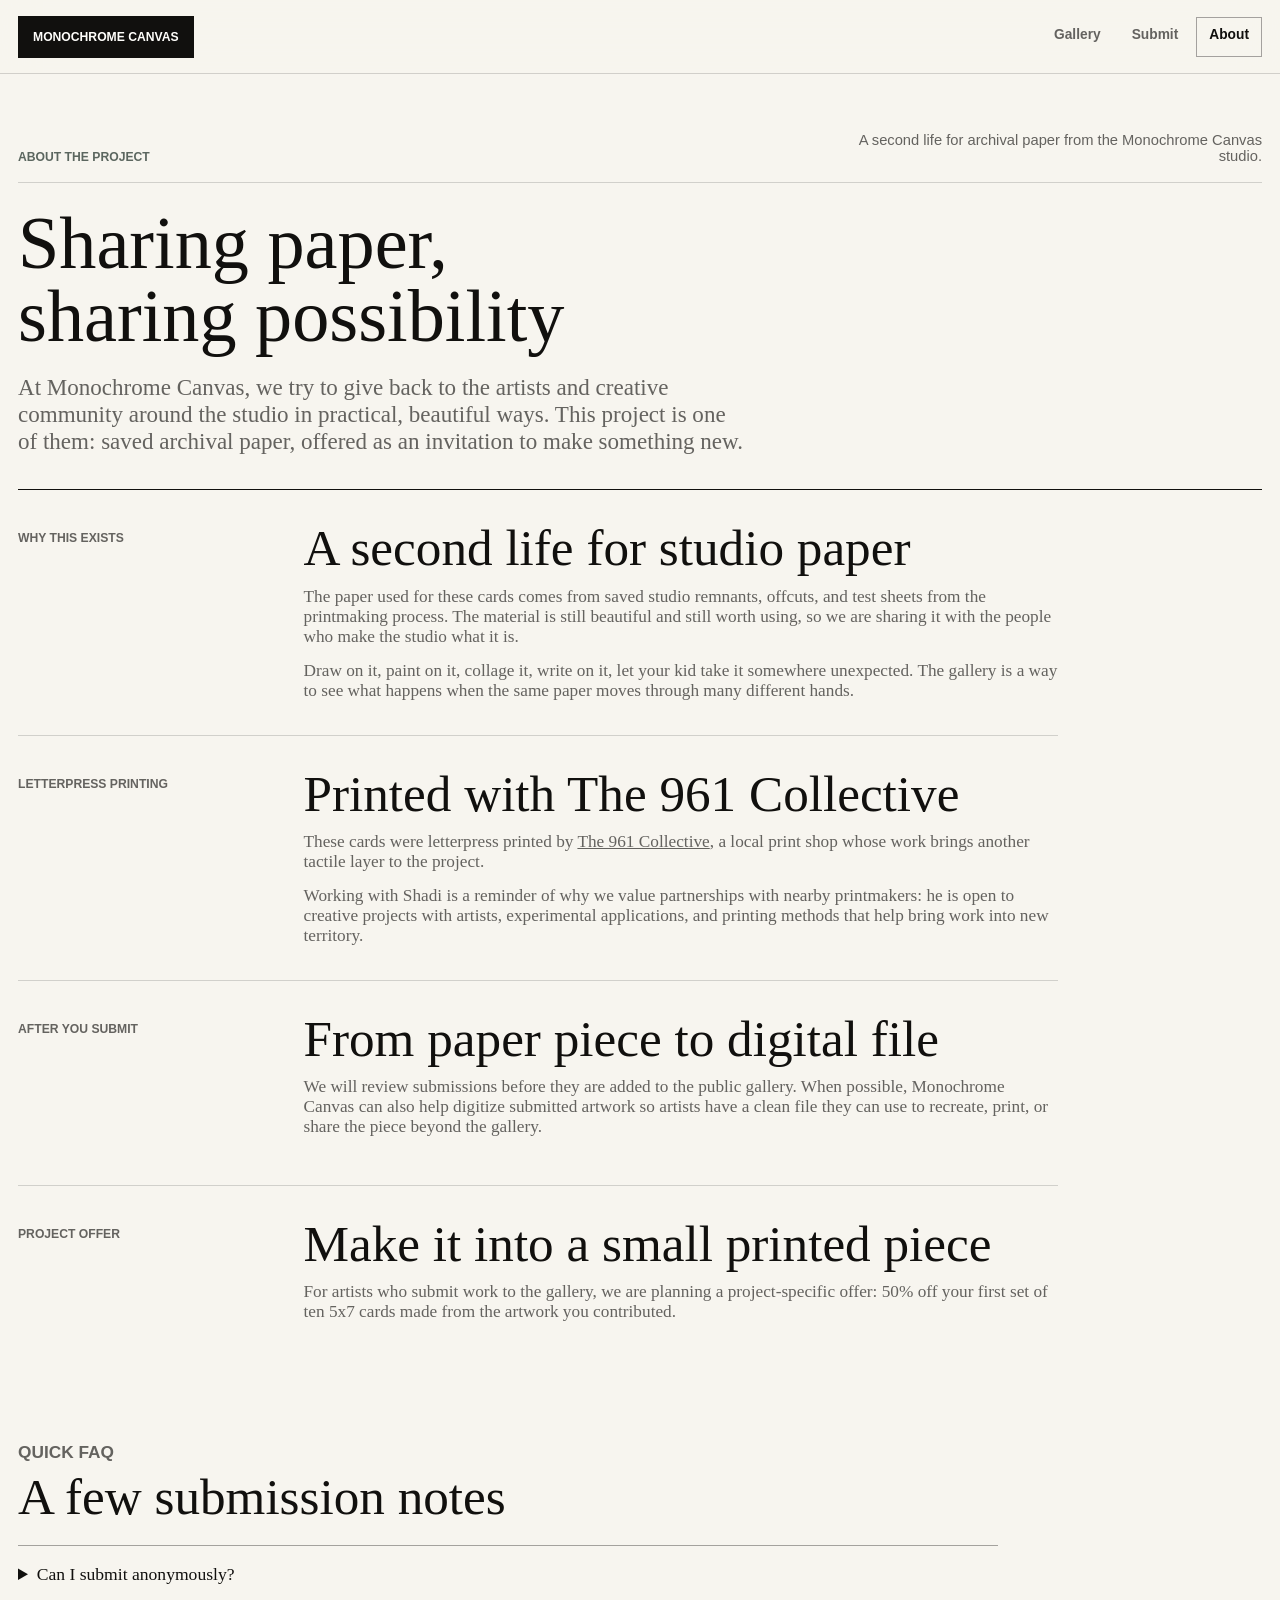
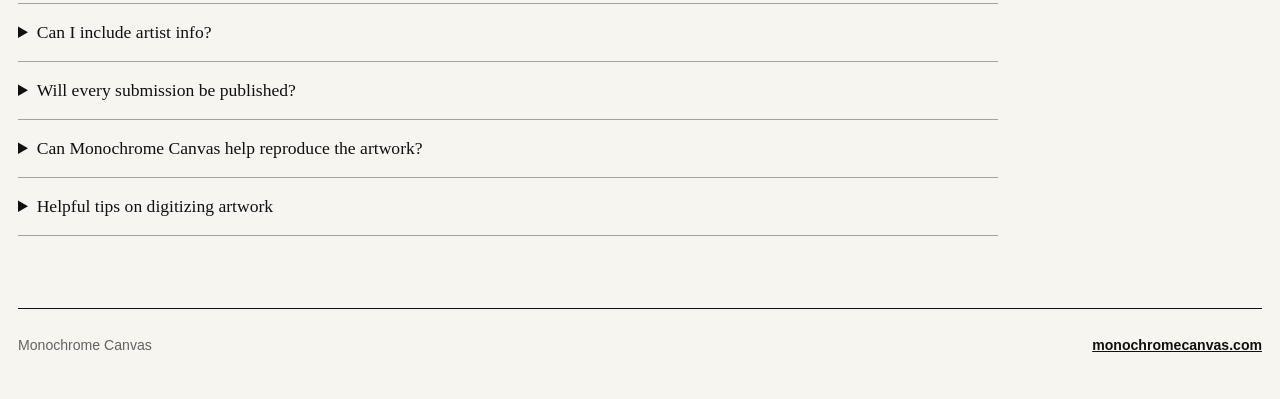
<file: community-canvas/about/index.html>
<!DOCTYPE html>
<html lang="en">
  <head>
    <meta charset="UTF-8">
    <meta name="viewport" content="width=device-width, initial-scale=1.0">
    <title>About | Recycled Studio Paper Gallery</title>
    <meta name="description" content="About the Monochrome Canvas Recycled Studio Paper Gallery.">
    <link rel="icon" type="image/svg+xml" href="../favicon.svg?v=20260626-community-canvas">
    <link rel="stylesheet" href="../style.css?v=20260624-polish">
    <link rel="stylesheet" href="../polish.css?v=20260626-961-link">
  </head>
  <body>
    <header class="site-header">
      <a class="brand" href="https://monochromecanvas.com" target="_blank" rel="noreferrer">Monochrome Canvas</a>
      <nav class="site-nav" aria-label="Gallery navigation">
        <a href="../">Gallery</a>
        <a href="../submit/">Submit</a>
        <a class="is-active" href="./">About</a>
      </nav>
    </header>

    <main>
      <section class="hero hero-page" aria-labelledby="about-title">
        <div class="hero-context">
          <p class="eyebrow">About The Project</p>
          <p>A second life for archival paper from the Monochrome Canvas studio.</p>
        </div>
        <div class="hero-title">
          <h1 id="about-title">Sharing paper, sharing possibility</h1>
          <p class="lede">
            At Monochrome Canvas, we try to give back to the artists and creative community around
            the studio in practical, beautiful ways. This project is one of them: saved archival
            paper, offered as an invitation to make something new.
          </p>
        </div>
      </section>

      <section class="about-story">
        <article>
          <p class="eyebrow">Why This Exists</p>
          <h2>A second life for studio paper</h2>
          <p>
            The paper used for these cards comes from saved studio remnants, offcuts, and test
            sheets from the printmaking process. The material is still beautiful and still worth
            using, so we are sharing it with the people who make the studio what it is.
          </p>
          <p>
            Draw on it, paint on it, collage it, write on it, let your kid take it somewhere
            unexpected. The gallery is a way to see what happens when the same paper moves through
            many different hands.
          </p>
        </article>
        <article>
          <p class="eyebrow">Letterpress Printing</p>
          <h2>Printed with The 961 Collective</h2>
          <p>
            These cards were letterpress printed by
            <a href="https://www.the961collective.com/" target="_blank" rel="noreferrer">The 961 Collective</a>,
            a local print shop whose work brings another tactile layer to the project.
          </p>
          <p>
            Working with Shadi is a reminder of why we value partnerships with nearby printmakers:
            he is open to creative projects with artists, experimental applications, and printing
            methods that help bring work into new territory.
          </p>
        </article>
        <article>
          <p class="eyebrow">After You Submit</p>
          <h2>From paper piece to digital file</h2>
          <p>
            We will review submissions before they are added to the public gallery. When possible,
            Monochrome Canvas can also help digitize submitted artwork so artists have a clean file
            they can use to recreate, print, or share the piece beyond the gallery.
          </p>
        </article>
        <article>
          <p class="eyebrow">Project Offer</p>
          <h2>Make it into a small printed piece</h2>
          <p>
            For artists who submit work to the gallery, we are planning a project-specific offer:
            50% off your first set of ten 5x7 cards made from the artwork you contributed.
          </p>
        </article>
      </section>

      <section class="faq-section" aria-labelledby="faq-title">
        <p class="eyebrow">Quick FAQ</p>
        <h2 id="faq-title">A few submission notes</h2>
        <details>
          <summary>Can I submit anonymously?</summary>
          <p>Yes. You can keep your public credit anonymous while still giving the studio a way to contact you if needed.</p>
        </details>
        <details>
          <summary>Can I include artist info?</summary>
          <p>Yes. You can share a display name, social handle, website text, location, or a short note if you want viewers to know more about you or your work.</p>
        </details>
        <details>
          <summary>Will every submission be published?</summary>
          <p>No. Monochrome Canvas reviews submissions before they appear in the public gallery so the collection stays appropriate and intentional.</p>
        </details>
        <details>
          <summary>Can Monochrome Canvas help reproduce the artwork?</summary>
          <p>Yes. We can talk with contributors about digitizing the piece and creating small prints or 5x7 cards from the submitted artwork.</p>
        </details>
        <details>
          <summary>Helpful tips on digitizing artwork</summary>
          <p>
            If you want to photograph or scan your piece for reproduction, start with our guide to
            <a href="https://monochromecanvas.com/blogs/news/a-comprehensive-guide-to-preparing-files-for-giclee-printing" target="_blank" rel="noreferrer">preparing files for giclee printing</a>.
          </p>
        </details>
      </section>
    </main>

    <footer class="site-footer">
      <p>Monochrome Canvas</p>
      <a href="https://monochromecanvas.com" target="_blank" rel="noreferrer">monochromecanvas.com</a>
    </footer>
  </body>
</html>
</file>
<file: community-canvas/style.css>
:root {
  color-scheme: light;
  --wall: #f7f5ef;
  --paper: #fffefb;
  --panel: #ffffff;
  --ink: #11100e;
  --soft: rgba(17, 16, 14, 0.64);
  --faint: rgba(17, 16, 14, 0.42);
  --line: rgba(17, 16, 14, 0.16);
  --line-strong: rgba(17, 16, 14, 0.36);
  --accent: #5b665f;
  --rose: #9f6a62;
  --shadow: 0 18px 50px rgba(17, 16, 14, 0.08);
}

* {
  box-sizing: border-box;
}

html {
  scroll-behavior: smooth;
}

body {
  margin: 0;
  background: var(--wall);
  color: var(--ink);
  font-family: Georgia, "Times New Roman", serif;
  line-height: 1.52;
}

body,
button,
input,
select,
textarea {
  font: inherit;
}

a {
  color: inherit;
}

button,
a,
input,
select,
textarea {
  -webkit-tap-highlight-color: transparent;
}

main {
  width: min(1440px, calc(100vw - 36px));
  margin: 0 auto;
}

.site-header {
  position: sticky;
  top: 0;
  z-index: 20;
  display: grid;
  grid-template-columns: auto 1fr;
  gap: 18px;
  align-items: center;
  min-height: 74px;
  padding: 15px max(18px, calc((100vw - 1440px) / 2));
  border-bottom: 1px solid var(--line);
  background: rgba(247, 245, 239, 0.94);
  backdrop-filter: blur(18px);
}

.brand,
.site-nav a,
.button,
.eyebrow,
.hero-context,
.instructions,
.toolbar,
.count,
.select-field span,
.gallery-meta,
.featured-tag,
.heart-button,
.view-details,
.submit-note,
.field span,
.upload-kicker,
.choice-group,
.consent-box,
.form-status,
.studio-contact,
.site-footer,
.dialog-close {
  font-family: Arial, Helvetica, sans-serif;
}

.brand {
  display: inline-flex;
  align-items: center;
  justify-content: center;
  min-height: 42px;
  padding: 9px 14px;
  border: 1px solid var(--ink);
  background: var(--ink);
  color: var(--paper);
  font-size: 0.76rem;
  font-weight: 800;
  text-decoration: none;
  text-transform: uppercase;
}

.site-nav {
  display: flex;
  justify-content: flex-end;
  gap: 5px;
  flex-wrap: wrap;
}

.site-nav a {
  min-height: 40px;
  padding: 9px 12px;
  border: 1px solid transparent;
  color: var(--soft);
  font-size: 0.86rem;
  font-weight: 800;
  text-decoration: none;
}

.site-nav a:hover,
.site-nav a:focus-visible,
.site-nav a.is-active {
  border-color: var(--line-strong);
  color: var(--ink);
  outline: none;
}

.hero {
  display: grid;
  grid-template-columns: minmax(220px, 0.28fr) minmax(0, 0.72fr);
  gap: 38px;
  padding: 74px 0 34px;
  border-bottom: 1px solid var(--ink);
}

.hero-page {
  padding-top: 72px;
}

.hero-context {
  align-self: end;
  max-width: 280px;
  color: var(--soft);
  font-size: 0.92rem;
}

.hero-context p {
  margin: 0;
}

.hero-context p + p {
  margin-top: 14px;
}

.eyebrow {
  color: var(--accent);
  font-size: 0.76rem;
  font-weight: 800;
  text-transform: uppercase;
}

h1,
h2,
h3,
p {
  overflow-wrap: anywhere;
}

h1,
h2,
h3 {
  margin: 0;
  color: var(--ink);
  font-weight: 500;
}

h1 {
  max-width: 940px;
  font-size: clamp(3.1rem, 6.3vw, 6.6rem);
  line-height: 0.95;
}

h2 {
  font-size: clamp(2rem, 4vw, 4.7rem);
  line-height: 0.94;
}

h3 {
  font-size: 1.24rem;
}

.lede,
.about-story p,
.faq-section p,
#dialogArtist,
#dialogNotes {
  color: var(--soft);
}

.lede {
  max-width: 760px;
  margin: 26px 0 0;
  font-size: clamp(1.18rem, 1.8vw, 1.52rem);
}

.instructions {
  display: grid;
  grid-template-columns: minmax(0, 1fr) auto;
  gap: 24px;
  align-items: center;
  padding: 22px 0;
  border-bottom: 1px solid var(--line-strong);
}

.instructions ol {
  display: grid;
  grid-template-columns: repeat(4, minmax(0, 1fr));
  gap: 18px;
  margin: 0;
  padding: 0;
  list-style: none;
}

.instructions li {
  color: var(--soft);
  font-size: 0.92rem;
}

.instructions span {
  display: block;
  margin-bottom: 4px;
  color: var(--ink);
  font-weight: 800;
  text-transform: uppercase;
}

.button {
  display: inline-flex;
  align-items: center;
  justify-content: center;
  min-height: 44px;
  padding: 10px 16px;
  border: 1px solid var(--ink);
  border-radius: 0;
  background: var(--ink);
  color: var(--paper);
  cursor: pointer;
  font-size: 0.88rem;
  font-weight: 800;
  text-decoration: none;
}

.button:hover,
.button:focus-visible {
  outline: 2px solid rgba(17, 16, 14, 0.18);
  outline-offset: 2px;
}

.button:disabled {
  cursor: not-allowed;
  opacity: 0.48;
}

.ghost-button {
  background: var(--paper);
  color: var(--ink);
}

.gallery-section,
.submit-layout,
.about-story,
.faq-section {
  padding: 34px 0 72px;
}

.gallery-heading {
  display: grid;
  grid-template-columns: minmax(0, 1fr) auto;
  gap: 24px;
  align-items: start;
  margin-bottom: 28px;
}

.gallery-heading .eyebrow {
  margin: 0 0 9px;
}

.toolbar {
  display: flex;
  align-items: end;
  justify-content: flex-end;
  gap: 14px;
}

.select-field {
  display: grid;
  gap: 6px;
  min-width: 180px;
}

.select-field span {
  color: var(--faint);
  font-size: 0.72rem;
  font-weight: 800;
  text-transform: uppercase;
}

select,
input,
textarea {
  width: 100%;
  border: 1px solid var(--line-strong);
  border-radius: 0;
  background: var(--paper);
  color: var(--ink);
}

select,
input {
  min-height: 44px;
  padding: 9px 11px;
}

textarea {
  min-height: 104px;
  padding: 11px;
  resize: vertical;
}

select:focus,
input:focus,
textarea:focus {
  border-color: var(--ink);
  box-shadow: 0 0 0 3px rgba(17, 16, 14, 0.12);
  outline: none;
}

.count {
  min-width: 180px;
  margin: 0 0 11px;
  color: var(--faint);
  font-size: 0.82rem;
  font-weight: 800;
  text-align: right;
}

.gallery-grid {
  column-count: 4;
  column-gap: 24px;
}

.gallery-card {
  display: inline-block;
  width: 100%;
  break-inside: avoid;
  margin: 0 0 24px;
  border: 1px solid var(--line);
  background: var(--panel);
  box-shadow: var(--shadow);
}

.gallery-art-button {
  display: block;
  width: 100%;
  padding: 0;
  border: 0;
  background: transparent;
  cursor: zoom-in;
}

.gallery-image {
  width: 100%;
  aspect-ratio: var(--art-ratio, 4 / 5);
  background-color: #f4f2ec;
  background-position: center;
  background-repeat: no-repeat;
  background-size: contain;
}

.gallery-body {
  display: grid;
  gap: 10px;
  padding: 14px 14px 15px;
  border-top: 1px solid var(--line);
}

.gallery-title-row {
  display: grid;
  grid-template-columns: minmax(0, 1fr) auto;
  gap: 10px;
  align-items: start;
}

.featured-tag {
  display: inline-flex;
  align-items: center;
  min-height: 24px;
  padding: 4px 6px;
  border: 1px solid rgba(91, 102, 95, 0.34);
  color: var(--accent);
  font-size: 0.68rem;
  font-weight: 800;
  text-transform: uppercase;
}

.gallery-meta {
  margin: 0;
  color: var(--soft);
  font-size: 0.95rem;
}

.gallery-actions {
  display: flex;
  align-items: center;
  justify-content: space-between;
  gap: 10px;
}

.heart-button {
  min-height: 36px;
  min-width: 86px;
  padding: 8px 10px;
  border: 1px solid var(--line-strong);
  background: var(--paper);
  color: var(--ink);
  cursor: pointer;
  font-size: 0.8rem;
  font-weight: 800;
}

.heart-button.is-liked {
  border-color: var(--rose);
  color: #7d4039;
}

.view-details {
  border: 0;
  background: transparent;
  color: var(--ink);
  cursor: pointer;
  font-size: 0.8rem;
  font-weight: 800;
  text-decoration: underline;
  text-underline-offset: 4px;
}

.empty-gallery {
  display: grid;
  gap: 14px;
  width: 100%;
  min-height: 46vh;
  padding: min(8vw, 86px);
  border: 1px solid var(--line);
  background: var(--panel);
}

.empty-gallery h3 {
  max-width: 780px;
  font-size: clamp(2.2rem, 5vw, 5.6rem);
  line-height: 0.94;
}

.empty-gallery p:not(.eyebrow) {
  max-width: 620px;
  margin: 0;
  color: var(--soft);
  font-size: 1.08rem;
}

.submit-layout {
  display: grid;
  grid-template-columns: minmax(260px, 0.3fr) minmax(0, 0.7fr);
  gap: 34px;
}

.submit-note {
  align-self: start;
  padding: 22px;
  border: 1px solid var(--line-strong);
  background: var(--paper);
}

.submit-note h2 {
  font-size: 1.45rem;
}

.submit-note ul {
  display: grid;
  gap: 11px;
  margin: 18px 0 0;
  padding-left: 18px;
  color: var(--soft);
  font-size: 0.94rem;
}

.submission-form {
  padding: 24px;
  border: 1px solid var(--line-strong);
  background: var(--panel);
}

.form-grid {
  display: grid;
  grid-template-columns: minmax(0, 0.95fr) minmax(0, 1.05fr);
  gap: 22px;
}

.form-column {
  display: grid;
  align-content: start;
  gap: 16px;
}

.upload-panel {
  display: grid;
  gap: 9px;
  min-height: 168px;
  padding: 18px;
  border: 1px dashed var(--line-strong);
  background: #f5f3ee;
  cursor: pointer;
}

.upload-panel input {
  display: none;
}

.upload-panel strong {
  font-size: 1.18rem;
}

.upload-panel span:last-child,
.preview-panel p {
  color: var(--soft);
}

.upload-kicker,
.field em {
  color: var(--faint);
  font-size: 0.74rem;
  font-style: normal;
  font-weight: 800;
  text-transform: uppercase;
}

.preview-panel {
  display: grid;
  grid-template-columns: 88px minmax(0, 1fr);
  gap: 14px;
  align-items: center;
  min-height: 104px;
  padding: 12px;
  border: 1px solid var(--line);
  background: #fbfaf7;
}

.preview-image {
  width: 88px;
  aspect-ratio: 1;
  border: 1px solid var(--line);
  background: #f1eee7 center / cover no-repeat;
}

.preview-panel p {
  margin: 0;
}

.field {
  display: grid;
  gap: 7px;
}

.honey-field {
  position: absolute;
  left: -9999px;
  width: 1px;
  height: 1px;
  overflow: hidden;
}

.field span,
.choice-group legend {
  color: var(--ink);
  font-size: 0.86rem;
  font-weight: 800;
}

.choice-group {
  display: grid;
  gap: 10px;
  margin: 0;
  padding: 14px;
  border: 1px solid var(--line);
}

.choice-group label,
.consent-box {
  display: grid;
  grid-template-columns: 18px minmax(0, 1fr);
  gap: 10px;
  align-items: start;
}

.choice-group input,
.consent-box input {
  width: 18px;
  min-height: 18px;
  margin: 3px 0 0;
  accent-color: var(--ink);
}

.choice-group label span,
.consent-box span {
  color: var(--soft);
  font-size: 0.94rem;
}

.consent-box {
  margin-top: 20px;
  padding: 15px;
  border: 1px solid var(--line);
  background: #f7f5f0;
}

.form-actions {
  display: flex;
  align-items: center;
  gap: 14px;
  flex-wrap: wrap;
  margin-top: 20px;
}

.form-status {
  min-height: 22px;
  margin: 0;
  color: var(--soft);
  font-size: 0.88rem;
  font-weight: 800;
}

.form-status.is-error {
  color: #8a3d37;
}

.form-status.is-success {
  color: #405b4f;
}

.about-story {
  display: grid;
  gap: 34px;
  max-width: 1040px;
}

.about-story article {
  display: grid;
  grid-template-columns: minmax(170px, 0.25fr) minmax(0, 0.75fr);
  column-gap: 34px;
  row-gap: 14px;
  padding-bottom: 34px;
  border-bottom: 1px solid var(--line);
}

.about-story article:last-child {
  border-bottom: 0;
}

.about-story .eyebrow {
  grid-row: span 3;
  margin: 7px 0 0;
}

.about-story h2,
.faq-section h2 {
  font-size: clamp(2rem, 4vw, 4.7rem);
}

.about-story p:not(.eyebrow),
.faq-section p {
  max-width: 760px;
  margin: 0;
  color: var(--soft);
  font-size: 1.08rem;
}

.about-story p + p {
  margin-top: -4px;
}

.faq-section {
  max-width: 980px;
  padding-top: 0;
}

.faq-section .eyebrow {
  margin: 0 0 10px;
}

.faq-section h2 {
  margin-bottom: 24px;
}

.faq-section details {
  border-top: 1px solid var(--line-strong);
}

.faq-section details:last-child {
  border-bottom: 1px solid var(--line-strong);
}

.faq-section summary {
  cursor: pointer;
  padding: 18px 0;
  color: var(--ink);
  font-size: 1.1rem;
}

.faq-section details p {
  padding: 0 0 20px;
}

.studio-contact {
  display: flex;
  justify-content: space-between;
  gap: 18px;
  padding: 22px 0 72px;
  border-top: 1px solid var(--line-strong);
  color: var(--soft);
  font-size: 0.92rem;
}

.studio-contact p {
  margin: 0;
}

.studio-contact a {
  color: var(--ink);
  font-weight: 800;
}

.admin-panel,
.admin-review {
  padding: 34px 0 72px;
}

.admin-panel {
  max-width: 760px;
}

.admin-panel h2,
.admin-toolbar h2 {
  font-size: clamp(2rem, 4vw, 4.7rem);
}

.admin-panel p:not(.eyebrow) {
  color: var(--soft);
  font-size: 1.08rem;
}

.admin-login-form {
  display: grid;
  gap: 16px;
  max-width: 420px;
  margin-top: 22px;
}

.admin-toolbar {
  display: grid;
  grid-template-columns: minmax(0, 1fr) auto;
  gap: 24px;
  align-items: end;
  margin-bottom: 22px;
}

.admin-actions {
  display: flex;
  align-items: end;
  justify-content: flex-end;
  gap: 10px;
  flex-wrap: wrap;
}

.submission-list {
  display: grid;
  gap: 24px;
}

.admin-card {
  display: grid;
  grid-template-columns: minmax(240px, 0.34fr) minmax(0, 0.66fr);
  min-height: 340px;
  border: 1px solid var(--line-strong);
  background: var(--panel);
}

.admin-card-image {
  min-height: 340px;
  border-right: 1px solid var(--line);
  background: #f1eee8 center / contain no-repeat;
}

.admin-card-body {
  display: grid;
  align-content: start;
  gap: 18px;
  padding: 22px;
}

.admin-card-body h3 {
  font-size: clamp(1.6rem, 2.6vw, 2.8rem);
  line-height: 1;
}

.admin-meta {
  display: grid;
  grid-template-columns: 130px minmax(0, 1fr);
  gap: 7px 14px;
  margin: 0;
  color: var(--soft);
  font-family: Arial, Helvetica, sans-serif;
  font-size: 0.9rem;
}

.admin-meta dt {
  color: var(--ink);
  font-weight: 800;
}

.admin-meta dd {
  margin: 0;
  overflow-wrap: anywhere;
}

.admin-notes {
  display: grid;
  gap: 10px;
}

.admin-notes p {
  margin: 0;
  color: var(--soft);
}

.admin-notes strong {
  color: var(--ink);
}

.admin-card-actions {
  display: flex;
  gap: 10px;
  flex-wrap: wrap;
}

.site-footer {
  display: flex;
  justify-content: space-between;
  gap: 18px;
  width: min(1440px, calc(100vw - 36px));
  margin: 0 auto;
  padding: 28px 0 46px;
  border-top: 1px solid var(--ink);
  color: var(--soft);
  font-size: 0.88rem;
}

.site-footer p {
  margin: 0;
}

.site-footer a {
  color: var(--ink);
  font-weight: 800;
}

.artwork-dialog {
  width: min(1100px, calc(100vw - 28px));
  max-height: calc(100vh - 28px);
  padding: 0;
  border: 1px solid var(--ink);
  border-radius: 0;
  background: var(--panel);
  color: var(--ink);
  box-shadow: 0 30px 80px rgba(17, 16, 14, 0.24);
}

.artwork-dialog::backdrop {
  background: rgba(17, 16, 14, 0.54);
}

.dialog-close {
  position: absolute;
  top: 10px;
  right: 10px;
  min-height: 38px;
  padding: 8px 11px;
  border: 1px solid var(--ink);
  background: var(--paper);
  cursor: pointer;
  font-size: 0.82rem;
  font-weight: 800;
}

.dialog-layout {
  display: grid;
  grid-template-columns: minmax(280px, 0.58fr) minmax(280px, 0.42fr);
  min-height: 560px;
}

.dialog-image {
  min-height: 560px;
  background: #f1eee8 center / contain no-repeat;
}

.dialog-copy {
  overflow: auto;
  max-height: calc(100vh - 28px);
  padding: 56px 30px 30px;
  border-left: 1px solid var(--line);
}

.dialog-copy h2 {
  font-size: clamp(2.1rem, 4vw, 3.8rem);
}

@media (max-width: 1100px) {
  .gallery-grid {
    column-count: 3;
  }

  .instructions,
  .hero,
  .submit-layout {
    grid-template-columns: 1fr;
  }

  .hero-context {
    max-width: 640px;
  }
}

@media (max-width: 820px) {
  main,
  .site-footer {
    width: min(100vw - 26px, 1440px);
  }

  .site-header {
    position: static;
    grid-template-columns: 1fr;
  }

  .site-nav {
    justify-content: flex-start;
  }

  .hero {
    padding-top: 42px;
  }

  .instructions ol,
  .form-grid,
  .about-story article,
  .dialog-layout {
    grid-template-columns: 1fr;
  }

  .about-story .eyebrow {
    grid-row: auto;
  }

  .gallery-heading,
  .toolbar,
  .admin-toolbar,
  .studio-contact,
  .site-footer {
    align-items: stretch;
    grid-template-columns: 1fr;
    flex-direction: column;
  }

  .toolbar {
    justify-content: flex-start;
  }

  .count {
    min-width: 0;
    margin-bottom: 0;
    text-align: left;
  }

  .gallery-grid {
    column-count: 2;
    column-gap: 16px;
  }

  .gallery-card {
    margin-bottom: 16px;
  }

  .submission-form {
    padding: 18px;
  }

  .admin-card {
    grid-template-columns: 1fr;
  }

  .admin-card-image {
    border-right: 0;
    border-bottom: 1px solid var(--line);
  }

  .admin-actions {
    justify-content: flex-start;
  }

  .dialog-image {
    min-height: 390px;
  }

  .dialog-copy {
    border-left: 0;
    border-top: 1px solid var(--line);
  }
}

@media (max-width: 540px) {
  h1 {
    font-size: clamp(3.1rem, 17vw, 4.8rem);
  }

  .gallery-grid {
    column-count: 1;
  }
}
</file>
<file: community-canvas/polish.css>
:root {
  --hero-measure: 1040px;
}

.hero {
  display: grid;
  grid-template-columns: 1fr;
  gap: 24px;
  padding: 64px 0 34px;
}

.hero-page {
  padding-top: 58px;
}

.hero-context {
  display: flex;
  justify-content: space-between;
  gap: 24px;
  align-items: end;
  max-width: none;
  padding-bottom: 18px;
  border-bottom: 1px solid var(--line);
}

.hero-context p + p {
  max-width: 420px;
  margin-top: 0;
  text-align: right;
}

.hero-title {
  max-width: var(--hero-measure);
}

h1,
h2,
h3,
p {
  overflow-wrap: break-word;
}

h1 {
  max-width: 940px;
  font-size: clamp(3rem, 5.8vw, 5.7rem);
  line-height: 0.98;
  text-wrap: balance;
}

h2,
.lede {
  text-wrap: balance;
}

.lede {
  margin-top: 22px;
}

.submit-note {
  padding: 0 0 22px;
  border: 0;
  border-bottom: 1px solid var(--line-strong);
  background: transparent;
}

.faq-section a {
  color: var(--ink);
  font-weight: 800;
  text-underline-offset: 4px;
}

.choice-group .other-method-field {
  display: grid;
  grid-template-columns: 1fr;
  gap: 7px;
  margin-top: 6px;
  padding-top: 2px;
}

.choice-group .other-method-field span {
  color: var(--ink);
  font-size: 0.86rem;
  font-weight: 800;
}

.choice-group .other-method-field input {
  width: 100%;
  min-height: 44px;
  margin: 0;
  padding: 9px 11px;
}

.choice-group .other-method-field input:disabled {
  opacity: 0.45;
}

.danger-button {
  border-color: #8a3d37;
  color: #8a3d37;
}

@media (max-width: 1100px) {
  .hero,
  .submit-layout {
    grid-template-columns: 1fr;
  }

  .hero-context {
    max-width: none;
  }
}

@media (max-width: 820px) {
  .hero-context {
    align-items: start;
    flex-direction: column;
  }

  .hero-context p + p {
    max-width: 640px;
    text-align: left;
  }

  .instructions ol,
  .form-grid,
  .about-story article,
  .dialog-layout {
    grid-template-columns: 1fr;
  }
}

@media (max-width: 540px) {
  h1 {
    font-size: clamp(2.85rem, 15vw, 4.4rem);
  }
}
</file>
